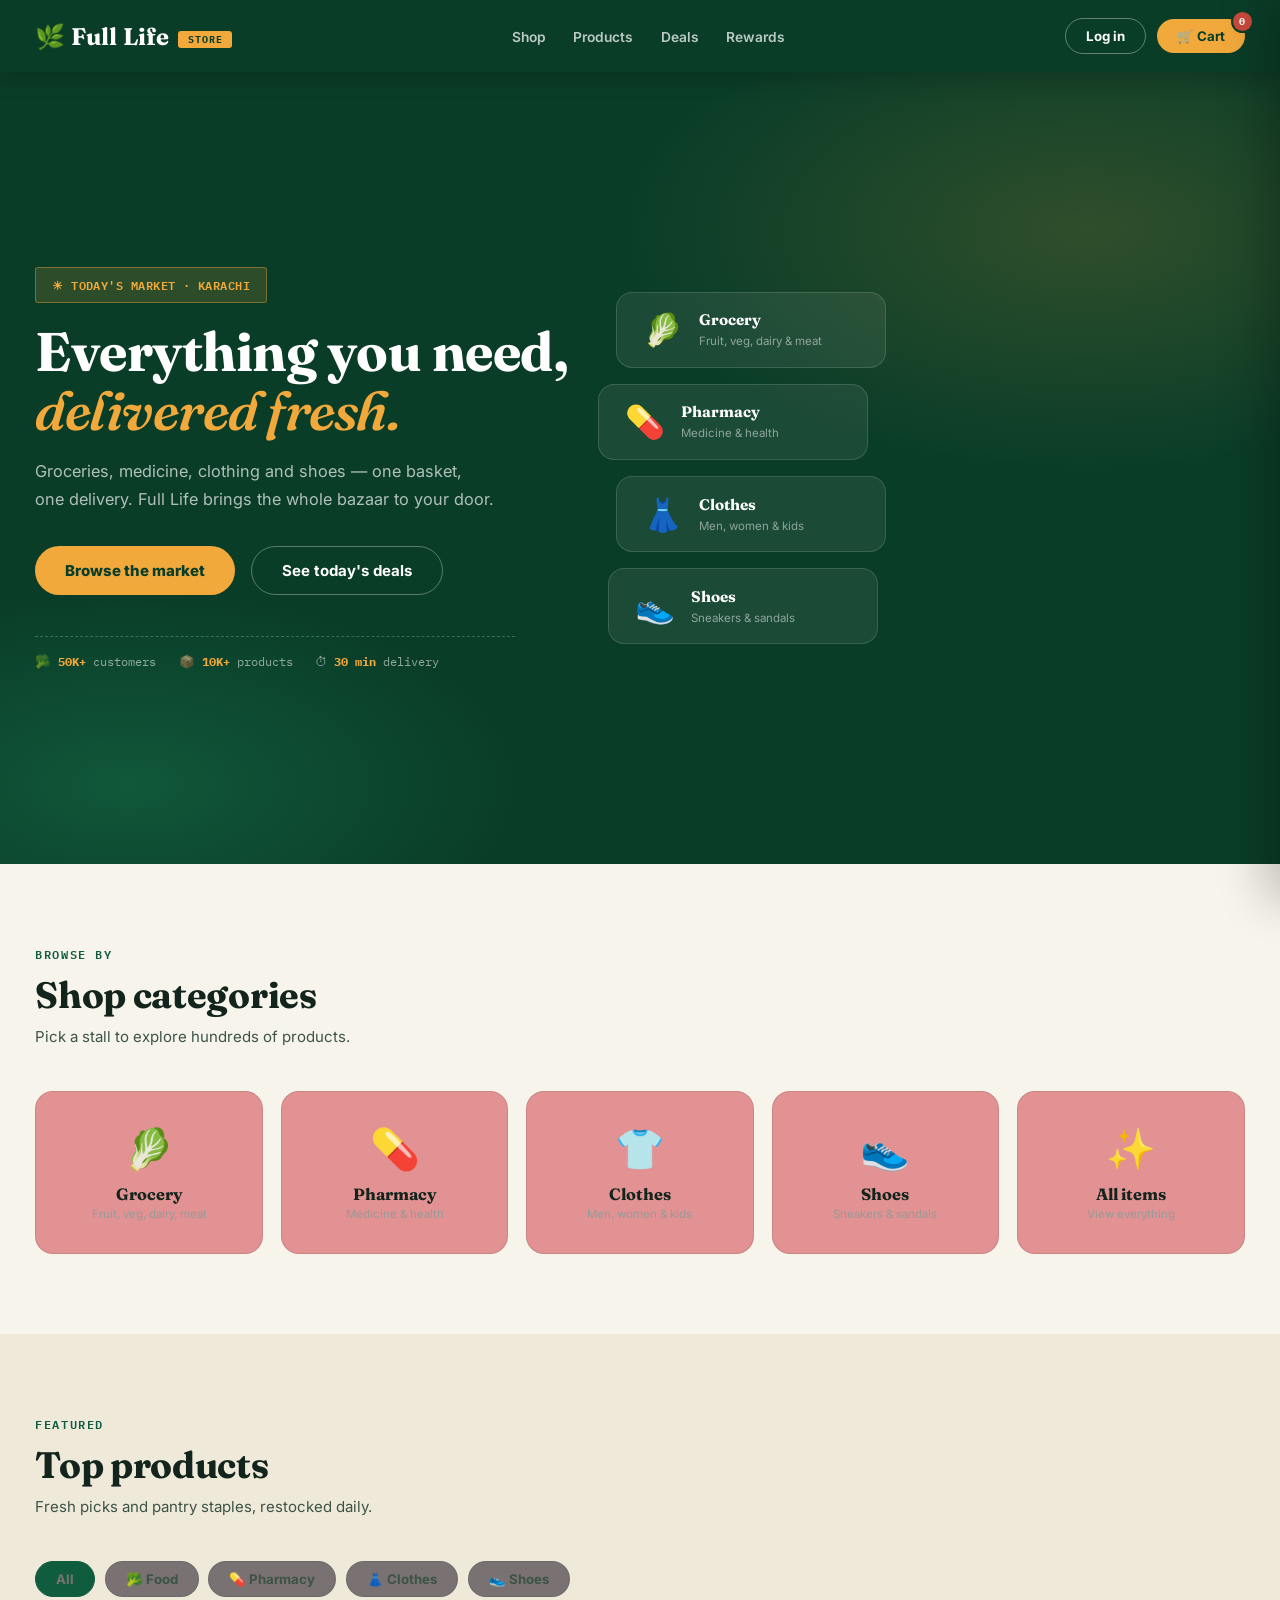
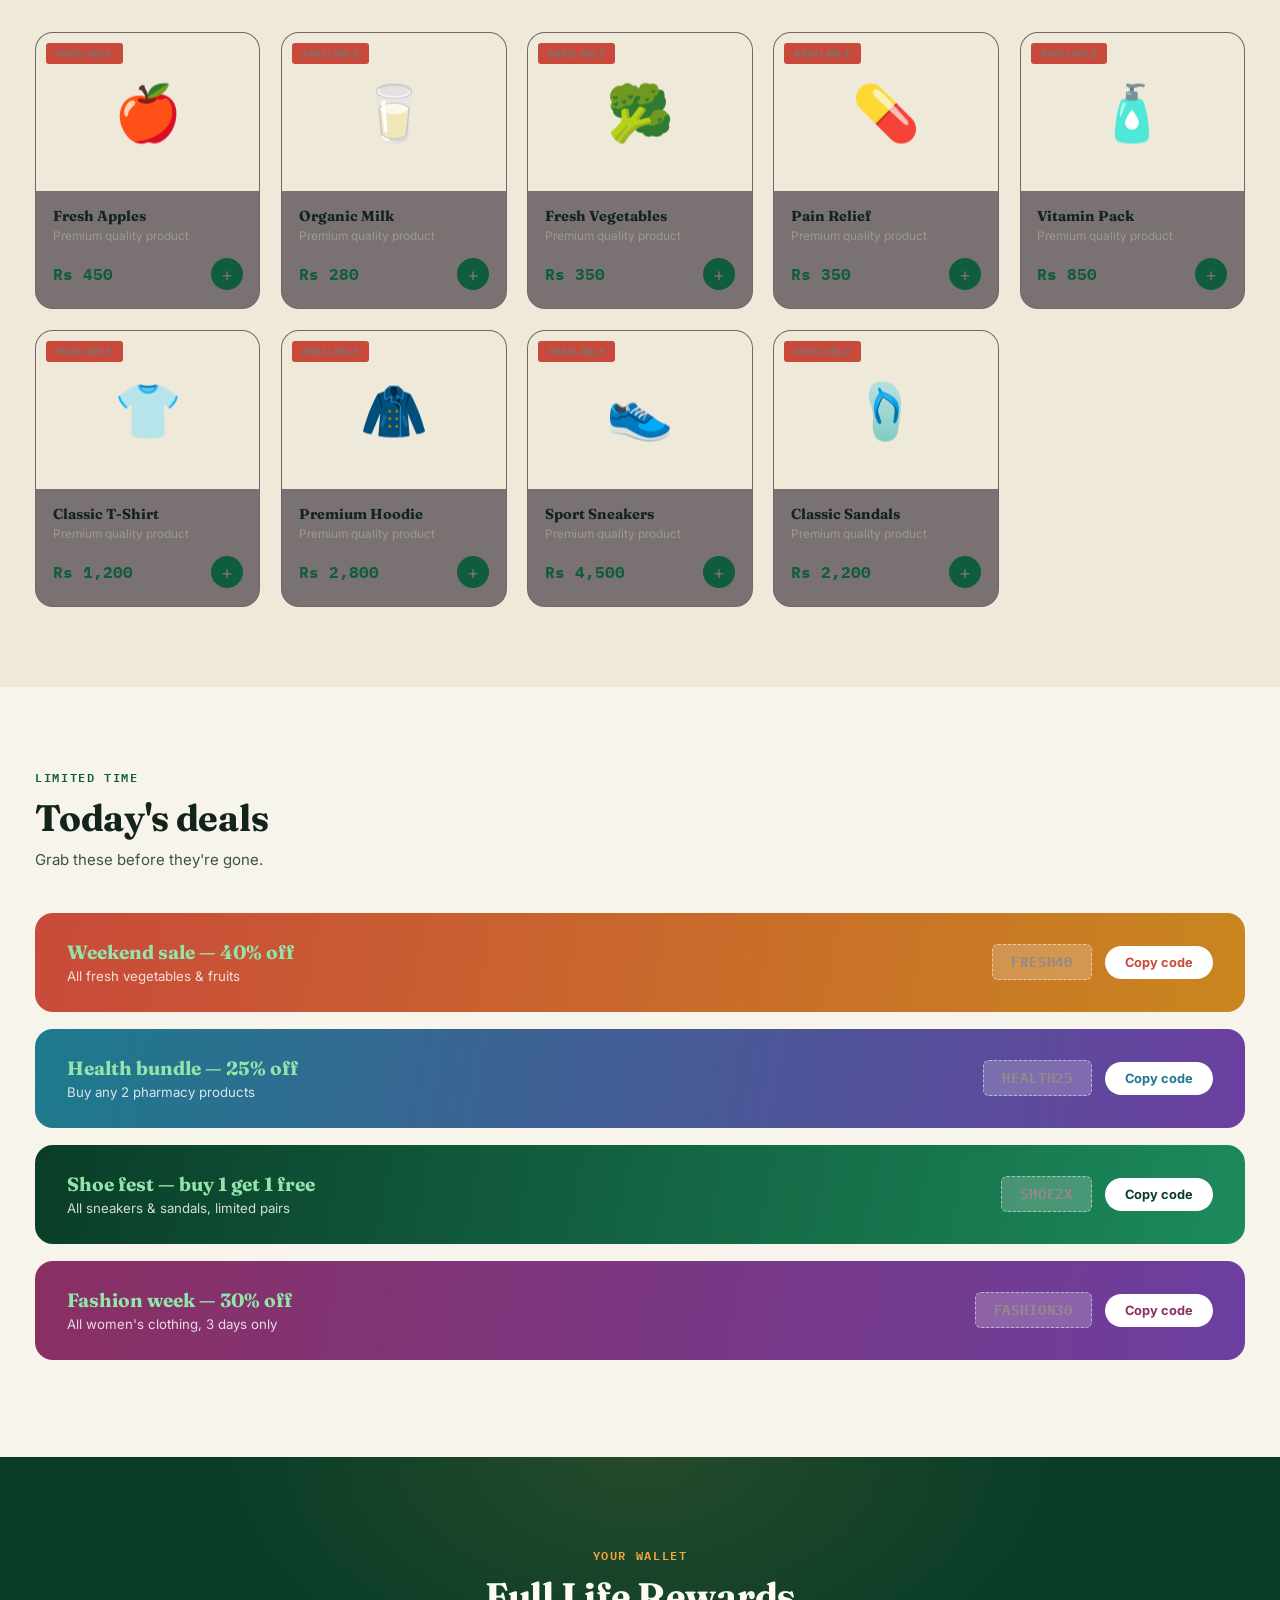
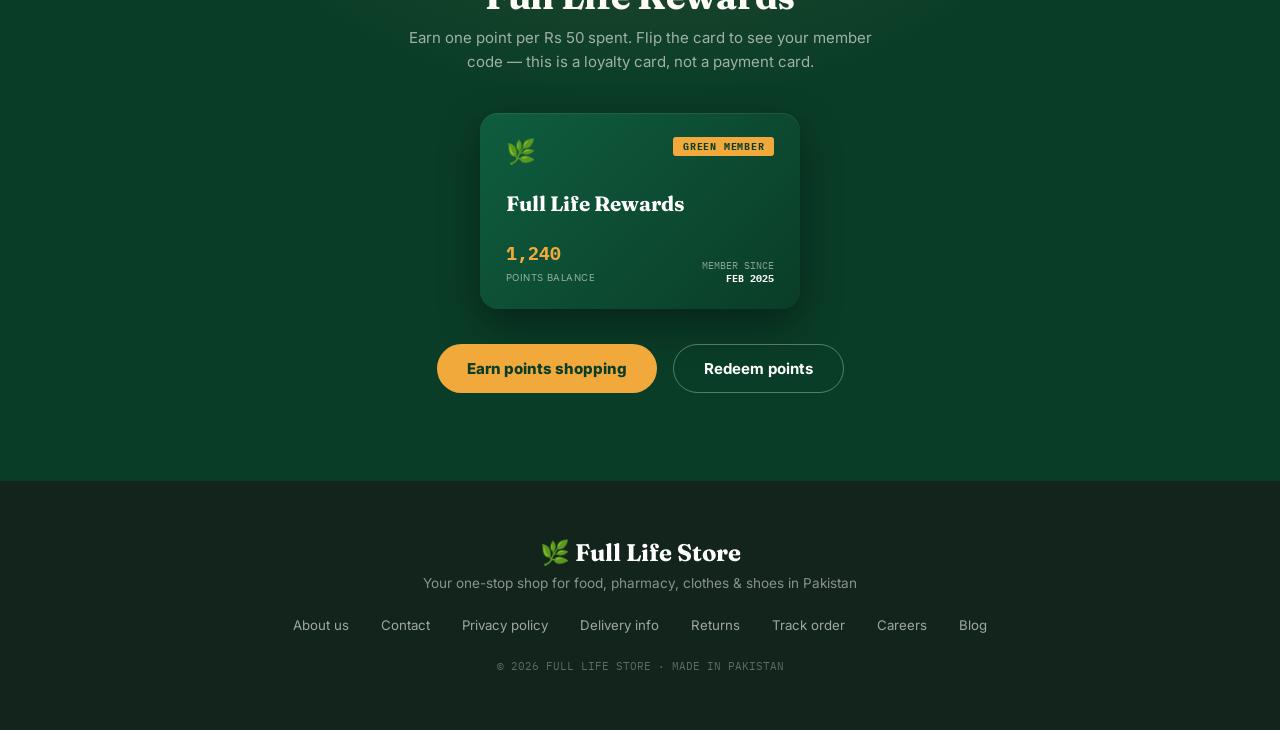
<file: index.html>
<!DOCTYPE html>
<html lang="en">
<head>
<meta charset="UTF-8">
<meta name="viewport" content="width=device-width, initial-scale=1.0">
<title>🌿Full Life Store — Grocery, Pharmacy, Fashion & Footwear</title>
<link rel="preconnect" href="https://fonts.googleapis.com">
<link rel="preconnect" href="https://fonts.gstatic.com" crossorigin>
<link href="https://fonts.googleapis.com/css2?family=Fraunces:ital,opsz,wght@0,9..144,500;0,9..144,600;0,9..144,700;0,9..144,900;1,9..144,600&family=Inter:wght@400;500;600;700;800&family=IBM+Plex+Mono:wght@400;500;600;700&display=swap" rel="stylesheet">
<link rel="stylesheet" href="style.css">
</head>
<body>

<!-- NAV -->
<nav>
  <div class="brand">🌿 Full Life <span class="tag">Store</span></div>
  <ul class="nav-links">
    <li><a href="#cats" onclick="gs('cats');return false">Shop</a></li>
    <li><a href="#prods" onclick="gs('prods');return false">Products</a></li>
    <li><a href="#offers" onclick="gs('offers');return false">Deals</a></li>
    <li><a href="#loyalty" onclick="gs('loyalty');return false">Rewards</a></li>
  </ul>
  <div class="nav-btns">
    <button class="nbtn nbtn-w" onclick="showModal('loginModal')">Log in</button>
    <button class="nbtn nbtn-o" onclick="openCart()">🛒 Cart <span class="cart-badge" id="cartCount">0</span></button>
  </div>
</nav>

<!-- HERO -->
<div class="hero">
  <div class="hero-left">
    <div class="hero-badge">☀ TODAY'S MARKET · KARACHI</div>
    <h1>Everything you need,<br><em>delivered fresh.</em></h1>
    <p>Groceries, medicine, clothing and shoes — one basket, one delivery. Full Life brings the whole bazaar to your door.</p>
    <div class="hero-btns">
      <button class="hbtn-p" onclick="gs('cats')">Browse the market</button>
      <button class="hbtn-s" onclick="gs('offers')">See today's deals</button>
    </div>
    <div class="hero-tape">
      <span>🥦 <strong>50K+</strong> customers</span>
      <span>📦 <strong>10K+</strong> products</span>
      <span>⏱ <strong>30 min</strong> delivery</span>
    </div>
  </div>
  <div class="hero-right">
    <div class="stall" onclick="filterCat('food')"><span class="stall-icon">🥬</span><div class="stall-txt"><strong>Grocery</strong><span>Fruit, veg, dairy & meat</span></div></div>
    <div class="stall" onclick="filterCat('pharma')"><span class="stall-icon">💊</span><div class="stall-txt"><strong>Pharmacy</strong><span>Medicine & health</span></div></div>
    <div class="stall" onclick="filterCat('clothes')"><span class="stall-icon">👗</span><div class="stall-txt"><strong>Clothes</strong><span>Men, women & kids</span></div></div>
    <div class="stall" onclick="filterCat('shoes')"><span class="stall-icon">👟</span><div class="stall-txt"><strong>Shoes</strong><span>Sneakers & sandals</span></div></div>
  </div>
</div>

<!-- CATEGORIES -->
<div class="section" id="cats">
  <div class="sec-tag">Browse by</div>
  <div class="sec-title">Shop categories</div>
  <div class="sec-sub">Pick a stall to explore hundreds of products.</div>
  <div class="cat-grid">
    <div class="cat-card food" onclick="filterCat('food')"><span class="cat-icon">🥬</span><h3>Grocery</h3><p>Fruit, veg, dairy, meat</p></div>
    <div class="cat-card pharma" onclick="filterCat('pharma')"><span class="cat-icon">💊</span><h3>Pharmacy</h3><p>Medicine & health</p></div>
    <div class="cat-card clothes" onclick="filterCat('clothes')"><span class="cat-icon">👕</span><h3>Clothes</h3><p>Men, women & kids</p></div>
    <div class="cat-card shoes" onclick="filterCat('shoes')"><span class="cat-icon">👟</span><h3>Shoes</h3><p>Sneakers & sandals</p></div>
    <div class="cat-card all" onclick="filterCat('all')"><span class="cat-icon">✨</span><h3>All items</h3><p>View everything</p></div>
  </div>
</div>

<!-- PRODUCTS -->
<div class="section section-deep" id="prods">
  <div class="sec-tag">Featured</div>
  <div class="sec-title">Top products</div>
  <div class="sec-sub">Fresh picks and pantry staples, restocked daily.</div>
  <div class="tab-row" id="tabRow">
    <button class="tab active" onclick="setTab(this,'all')">All</button>
    <button class="tab" onclick="setTab(this,'food')">🥦 Food</button>
    <button class="tab" onclick="setTab(this,'pharma')">💊 Pharmacy</button>
    <button class="tab" onclick="setTab(this,'clothes')">👗 Clothes</button>
    <button class="tab" onclick="setTab(this,'shoes')">👟 Shoes</button>
  </div>
  <div class="prod-grid" id="prodGrid"></div>
</div>

<!-- OFFERS -->
<div class="section" id="offers">
  <div class="sec-tag">Limited time</div>
  <div class="sec-title">Today's deals</div>
  <div class="sec-sub">Grab these before they're gone.</div>
  <div class="offer-card" style="background:linear-gradient(100deg,var(--chili),var(--marigold-deep))">
    <div><h3>Weekend sale — 40% off</h3><p>All fresh vegetables & fruits</p></div>
    <div style="display:flex;gap:.8rem;align-items:center;flex-wrap:wrap">
      <div class="offer-code-box">FRESH40</div>
      <button class="offer-copy-btn" style="color:var(--chili)" onclick="copyCode('FRESH40')">Copy code</button>
    </div>
  </div>
  <div class="offer-card" style="background:linear-gradient(100deg,var(--teal),var(--plum))">
    <div><h3>Health bundle — 25% off</h3><p>Buy any 2 pharmacy products</p></div>
    <div style="display:flex;gap:.8rem;align-items:center;flex-wrap:wrap">
      <div class="offer-code-box">HEALTH25</div>
      <button class="offer-copy-btn" style="color:var(--teal)" onclick="copyCode('HEALTH25')">Copy code</button>
    </div>
  </div>
  <div class="offer-card" style="background:linear-gradient(100deg,var(--jade-deep),var(--jade-bright))">
    <div><h3>Shoe fest — buy 1 get 1 free</h3><p>All sneakers & sandals, limited pairs</p></div>
    <div style="display:flex;gap:.8rem;align-items:center;flex-wrap:wrap">
      <div class="offer-code-box">SHOE2X</div>
      <button class="offer-copy-btn" style="color:var(--jade-deep)" onclick="copyCode('SHOE2X')">Copy code</button>
    </div>
  </div>
  <div class="offer-card" style="background:linear-gradient(100deg,#8a2f63,var(--plum))">
    <div><h3>Fashion week — 30% off</h3><p>All women's clothing, 3 days only</p></div>
    <div style="display:flex;gap:.8rem;align-items:center;flex-wrap:wrap">
      <div class="offer-code-box">FASHION30</div>
      <button class="offer-copy-btn" style="color:#8a2f63" onclick="copyCode('FASHION30')">Copy code</button>
    </div>
  </div>
</div>

<!-- LOYALTY (replaces fake bank card) -->
<div class="loyalty-wrap" id="loyalty">
  <div class="sec-tag" style="color:var(--marigold)">Your wallet</div>
  <div class="sec-title" style="color:#fff">Full Life Rewards</div>
  <p class="loyalty-sub">Earn one point per Rs 50 spent. Flip the card to see your member code — this is a loyalty card, not a payment card.</p>
  <div class="flip-card">
    <div class="fci">
      <div class="fcf">
        <div class="fc-top"><span class="fc-leaf">🌿</span><span class="fc-tier">GREEN MEMBER</span></div>
        <div class="fc-mid">Full Life Rewards</div>
        <div class="fc-bottom">
          <div class="fc-points"><strong id="pointsVal">1,240</strong><span>POINTS BALANCE</span></div>
          <div class="fc-since">MEMBER SINCE<br><strong style="color:#fff">FEB 2025</strong></div>
        </div>
      </div>
      <div class="fcb">
        <div class="fc-qr"></div>
        <div class="fc-code">FL-REWARDS-88213</div>
      </div>
    </div>
  </div>
  <div class="loyalty-btns">
    <button class="hbtn-p" onclick="gs('prods')">Earn points shopping</button>
    <button class="hbtn-s" onclick="showToast('🎁 Redeem catalog coming soon!')">Redeem points</button>
  </div>
</div>

<!-- FOOTER -->
<footer>
  <div class="footer-brand">🌿 Full Life Store</div>
  <div class="footer-sub">Your one-stop shop for food, pharmacy, clothes & shoes in Pakistan</div>
  <div class="footer-links">
    <a href="#">About us</a>
    <a href="#">Contact</a>
    <a href="#">Privacy policy</a>
    <a href="#">Delivery info</a>
    <a href="#">Returns</a>
    <a href="#">Track order</a>
    <a href="#">Careers</a>
    <a href="#">Blog</a>
  </div>
  <div class="footer-copy">© 2026 FULL LIFE STORE · MADE IN PAKISTAN</div>
</footer>

<!-- TOAST -->
<div class="toast" id="toast"></div>

<!-- CART DRAWER -->
<div class="cart-overlay" id="cartOverlay" onclick="closeCart()"></div>
<div class="cart-drawer" id="cartDrawer">
  <div class="cart-head">
    <h2>🧺 Your basket</h2>
    <button class="cart-close" onclick="closeCart()">✕</button>
  </div>
  <div class="cart-items" id="cartItems"></div>
  <div class="cart-foot">
    <div class="cart-total-row"><span>SUBTOTAL</span><span id="cartSubtotal">Rs 0</span></div>
    <button class="checkout-btn" id="checkoutBtn" onclick="openCheckout()" disabled>Checkout</button>
  </div>
</div>

<!-- LOGIN MODAL -->
<div class="modal-bg" id="loginModal">
  <div class="modal-box">
    <h2>Log in to Full Life</h2>
    <input class="m-input" placeholder="Email address" type="email">
    <input class="m-input" placeholder="Password" type="password">
    <div class="m-btns">
      <button class="mbtn-ok" onclick="hideModal('loginModal');showToast('👋 Welcome back to Full Life!')">Log in</button>
      <button class="mbtn-cancel" onclick="hideModal('loginModal')">Cancel</button>
    </div>
  </div>
</div>

<!-- CHECKOUT MODAL -->
<div class="modal-bg" id="checkoutModal">
  <div class="modal-box">
    <h2>Delivery details</h2>
    <input class="m-input" id="coName" placeholder="Full name">
    <div class="m-row">
      <input class="m-input" id="coPhone" placeholder="Phone number">
      <input class="m-input" id="coCity" placeholder="City">
    </div>
    <input class="m-input" id="coAddress" placeholder="Delivery address">
    <div class="m-btns">
      <button class="mbtn-ok" onclick="reviewOrder()">Review order</button>
      <button class="mbtn-cancel" onclick="hideModal('checkoutModal')">Cancel</button>
    </div>
  </div>
</div>

<!-- REVIEW MODAL -->
<div class="modal-bg" id="reviewModal">
  <div class="modal-box">
    <h2>Order summary</h2>
    <div class="receipt" id="reviewReceipt"></div>
    <div class="m-btns">
      <button class="mbtn-ok" id="placeOrderBtn" onclick="placeOrder()">Place order</button>
      <button class="mbtn-cancel" onclick="hideModal('reviewModal');showModal('checkoutModal')">Back</button>
    </div>
  </div>
</div>

<!-- CONFIRMATION MODAL -->
<div class="modal-bg" id="confirmModal">
  <div class="modal-box" style="text-align:center">
    <div class="success-anim">✅</div>
    <h2>Order placed!</h2>
    <div class="order-no" id="orderNoTxt"></div>
    <div class="receipt" id="confirmReceipt"></div>
    <button class="mbtn-ok" onclick="hideModal('confirmModal')">Done</button>
  </div>
</div>
<script src="main.js"></script>
</body>
</html>
</file>
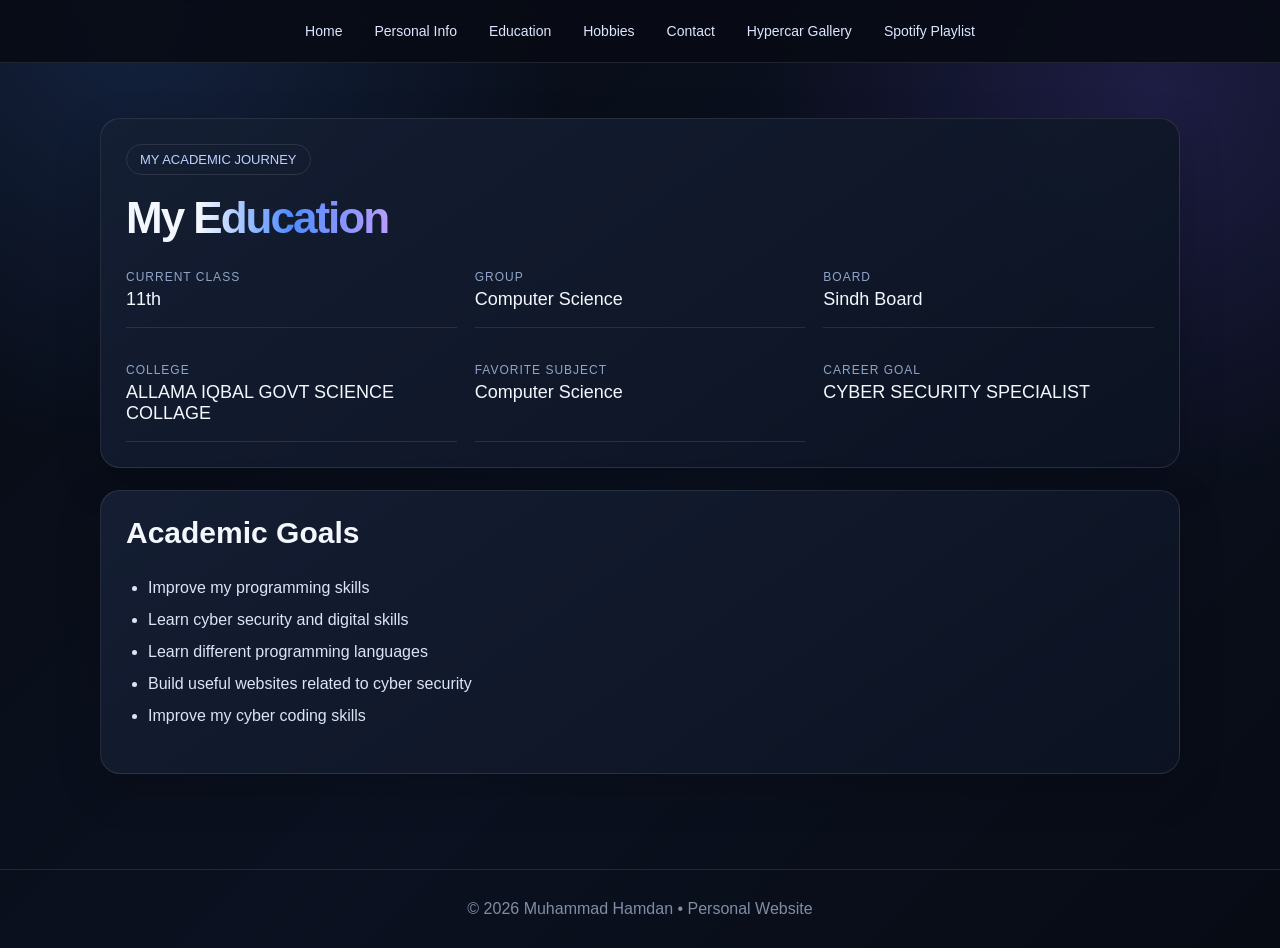
<file: hypercars folder/education.html>
<!DOCTYPE html>
<html lang="en">
<head>
<meta charset="UTF-8">
<meta name="viewport" content="width=device-width, initial-scale=1.0">
<title>Education | Muhammad Hamdan</title>
<link rel="stylesheet" href="style.css">
</head>
<body>

<nav>
  <a href="home.html">Home</a>
  <a href="personal.html">Personal Info</a>
  <a href="education.html">Education</a>
  <a href="hobbies.html">Hobbies</a>
  <a href="contact.html">Contact</a>
  <a href="image.html">Hypercar Gallery</a>
  <a href="songs.html">Spotify Playlist</a>
</nav>

<main class="container">

<div class="card">
  <span class="badge">MY ACADEMIC JOURNEY</span>
  <h1 style="font-size:44px">My <span class="gradient">Education</span></h1>
  <div class="info-grid">
    <div class="item"><span class="label">Current Class</span><span class="value">11th</span></div>
    <div class="item"><span class="label">Group</span><span class="value">Computer Science</span></div>
    <div class="item"><span class="label">Board</span><span class="value">Sindh Board</span></div>
    <div class="item"><span class="label">College</span><span class="value">ALLAMA IQBAL GOVT SCIENCE COLLAGE</span></div>
    <div class="item"><span class="label">Favorite Subject</span><span class="value">Computer Science</span></div>
    <div class="item"><span class="label">Career Goal</span><span class="value">CYBER SECURITY SPECIALIST</span></div>
  </div>
</div>
<section class="card" style="margin-top:22px">
  <h2 class="section-title">Academic Goals</h2>
  <ul>
    <li>Improve my programming skills</li>
    <li>Learn cyber security and digital skills</li>
    <li>Learn different programming languages</li>
    <li>Build useful websites related to cyber security</li>
    <li>Improve my cyber coding skills</li>
  </ul>
</section>

</main>
<footer>© 2026 Muhammad Hamdan • Personal Website</footer>
</body>
</html>
</file>
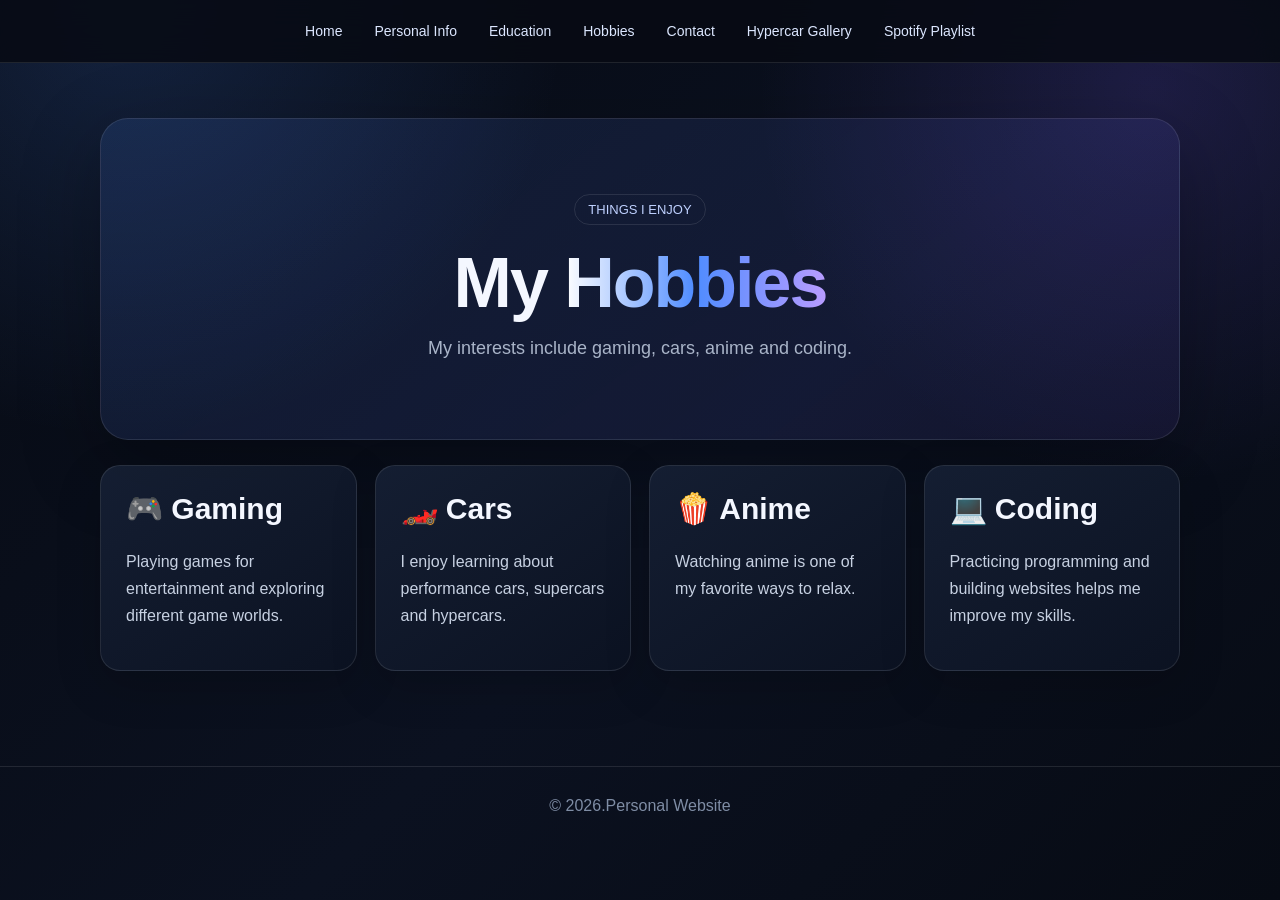
<file: hypercars folder/hobbies.html>
<!DOCTYPE html>
<html lang="en">
<head>
<meta charset="UTF-8">
<meta name="viewport" content="width=device-width, initial-scale=1.0">
<title>Hobbies</title>
<link rel="stylesheet" href="style.css">
</head>
<body>

<nav>
  <a href="home.html">Home</a>
  <a href="personal.html">Personal Info</a>
  <a href="education.html">Education</a>
  <a href="hobbies.html">Hobbies</a>
  <a href="contact.html">Contact</a>
  <a href="image.html">Hypercar Gallery</a>
  <a href="songs.html">Spotify Playlist</a>
</nav>

<main class="container">

<section class="hero">
  <span class="badge">THINGS I ENJOY</span>
  <h1>My <span class="gradient">Hobbies</span></h1>
  <p class="lead">My interests include gaming, cars, anime and coding.</p>
</section>
<section class="grid" style="margin-top:25px">
  <div class="card"><h2>🎮 Gaming</h2><p>Playing games for entertainment and exploring different game worlds.</p></div>
  <div class="card"><h2>🏎️ Cars</h2><p>I enjoy learning about performance cars, supercars and hypercars.</p></div>
  <div class="card"><h2>🍿 Anime</h2><p>Watching anime is one of my favorite ways to relax.</p></div>
  <div class="card"><h2>💻 Coding</h2><p>Practicing programming and building websites helps me improve my skills.</p></div>
</section>

</main>
<footer>© 2026.Personal Website</footer>
</body>
</html>
</file>
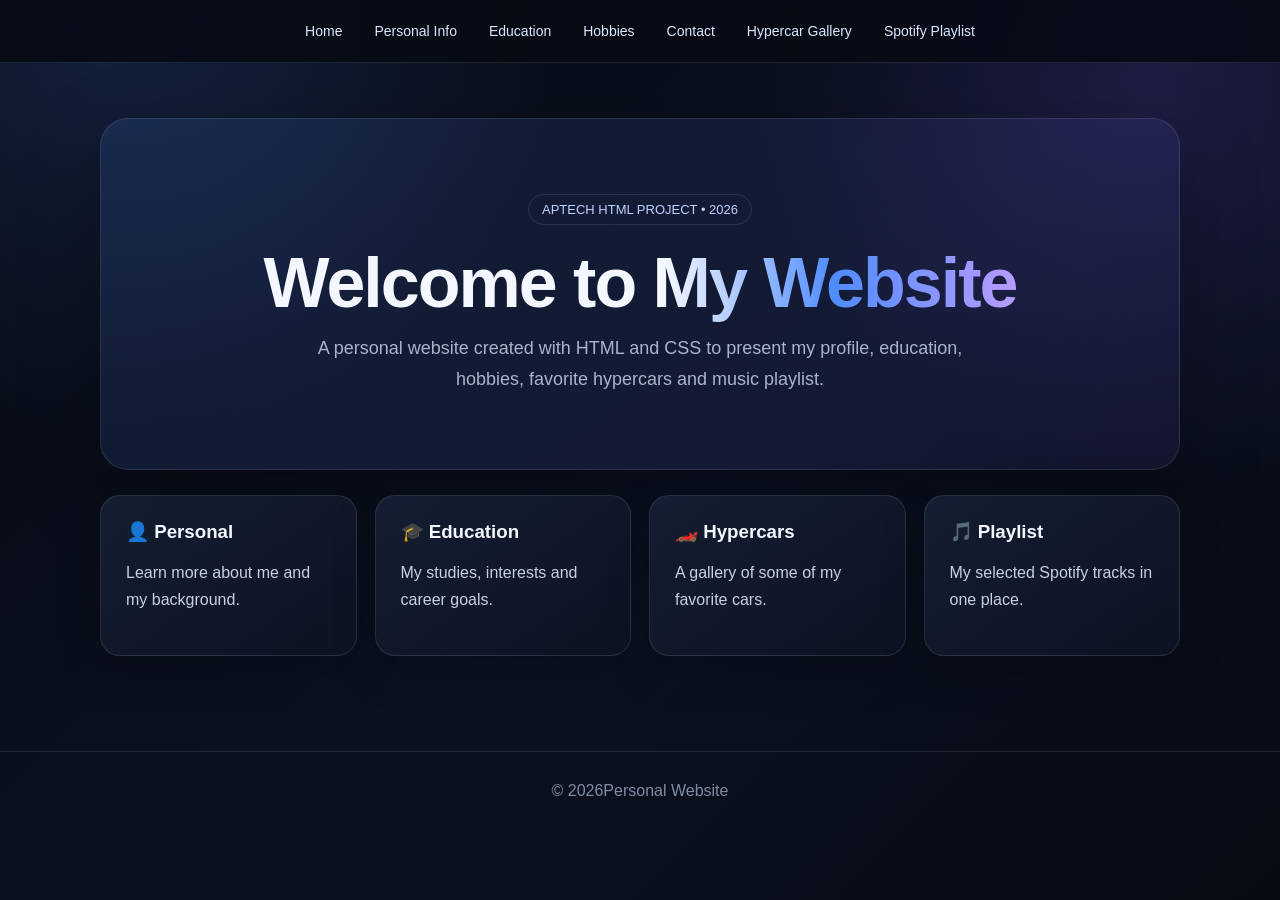
<file: hypercars folder/home.html>
<!DOCTYPE html>
<html lang="en">
<head>
<meta charset="UTF-8">
<meta name="viewport" content="width=device-width, initial-scale=1.0">
<title>Home</title>
<link rel="stylesheet" href="style.css">
</head>
<body>

<nav>
  <a href="home.html">Home</a>
  <a href="personal.html">Personal Info</a>
  <a href="education.html">Education</a>
  <a href="hobbies.html">Hobbies</a>
  <a href="contact.html">Contact</a>
  <a href="image.html">Hypercar Gallery</a>
  <a href="songs.html">Spotify Playlist</a>
</nav>

<main class="container">

<section class="hero">
  <span class="badge">APTECH HTML PROJECT • 2026</span>
  <h1>Welcome to <span class="gradient">My Website</span></h1>
  <p class="lead">A personal website created with HTML and CSS to present my profile, education, hobbies, favorite hypercars and music playlist.</p>
</section>
<section style="margin-top:25px" class="grid">
  <div class="card"><h3>👤 Personal</h3><p>Learn more about me and my background.</p></div>
  <div class="card"><h3>🎓 Education</h3><p>My studies, interests and career goals.</p></div>
  <div class="card"><h3>🏎️ Hypercars</h3><p>A gallery of some of my favorite cars.</p></div>
  <div class="card"><h3>🎵 Playlist</h3><p>My selected Spotify tracks in one place.</p></div>
</section>

</main>
<footer>© 2026Personal Website</footer>
</body>
</html>
</file>
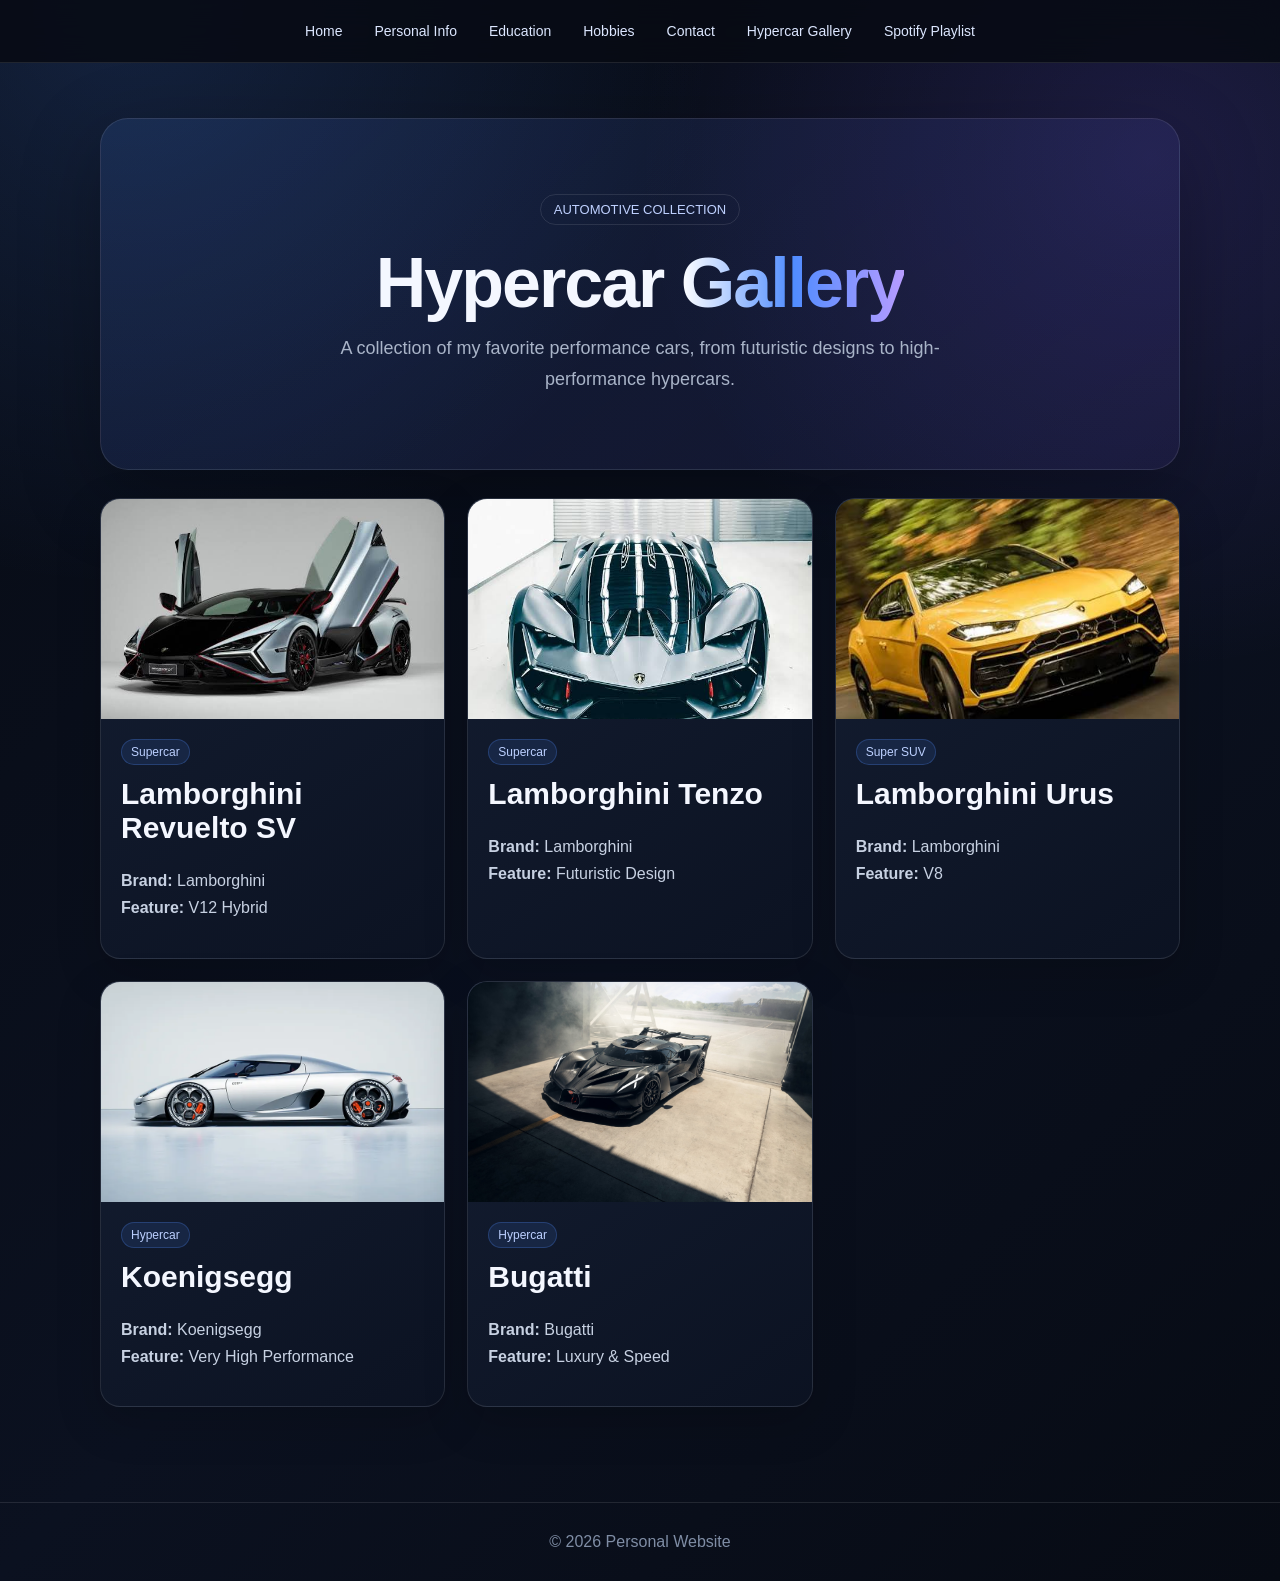
<file: hypercars folder/image.html>
<!DOCTYPE html>
<html lang="en">
<head>
<meta charset="UTF-8">
<meta name="viewport" content="width=device-width, initial-scale=1.0">
<title>Hypercar Gallery</title>
<link rel="stylesheet" href="style.css">
</head>
<body>

<nav>
  <a href="home.html">Home</a>
  <a href="personal.html">Personal Info</a>
  <a href="education.html">Education</a>
  <a href="hobbies.html">Hobbies</a>
  <a href="contact.html">Contact</a>
  <a href="image.html">Hypercar Gallery</a>
  <a href="songs.html">Spotify Playlist</a>
</nav>

<main class="container">

<section class="hero">
  <span class="badge">AUTOMOTIVE COLLECTION</span>
  <h1>Hypercar <span class="gradient">Gallery</span></h1>
  <p class="lead">A collection of my favorite performance cars, from futuristic designs to high-performance hypercars.</p>
</section>
<section style="margin-top:28px">
  <div class="car-grid"><article class="card car">
  <img src="Lamborghini Revuelto SV.jpg" alt="Lamborghini Revuelto SV">
  <div class="car-body">
    <span class="tag">Supercar</span>
    <h2 style="margin-top:12px">Lamborghini Revuelto SV</h2>
    <p><b>Brand:</b> Lamborghini<br><b>Feature:</b> V12 Hybrid</p>
  </div>
</article>
<article class="card car">
  <img src="lambo.jpg" alt="Lamborghini Tenzo">
  <div class="car-body">
    <span class="tag">Supercar</span>
    <h2 style="margin-top:12px">Lamborghini Tenzo</h2>
    <p><b>Brand:</b> Lamborghini<br><b>Feature:</b> Futuristic Design</p>
  </div>
</article>
<article class="card car">
  <img src="urus.jpg" alt="Lamborghini Urus">
  <div class="car-body">
    <span class="tag">Super SUV</span>
    <h2 style="margin-top:12px">Lamborghini Urus</h2>
    <p><b>Brand:</b> Lamborghini<br><b>Feature:</b> V8</p>
  </div>
</article>
<article class="card car">
  <img src="koenigsegg hypercar.jpg" alt="Koenigsegg">
  <div class="car-body">
    <span class="tag">Hypercar</span>
    <h2 style="margin-top:12px">Koenigsegg</h2>
    <p><b>Brand:</b> Koenigsegg<br><b>Feature:</b> Very High Performance</p>
  </div>
</article>
<article class="card car">
  <img src="01-BUGATTI-Bolide-High-Speed-Testing.jpg" alt="Bugatti">
  <div class="car-body">
    <span class="tag">Hypercar</span>
    <h2 style="margin-top:12px">Bugatti</h2>
    <p><b>Brand:</b> Bugatti<br><b>Feature:</b> Luxury & Speed</p>
  </div>
</article></div>
</section>

</main>
<footer>© 2026 Personal Website</footer>
</body>
</html>
</file>
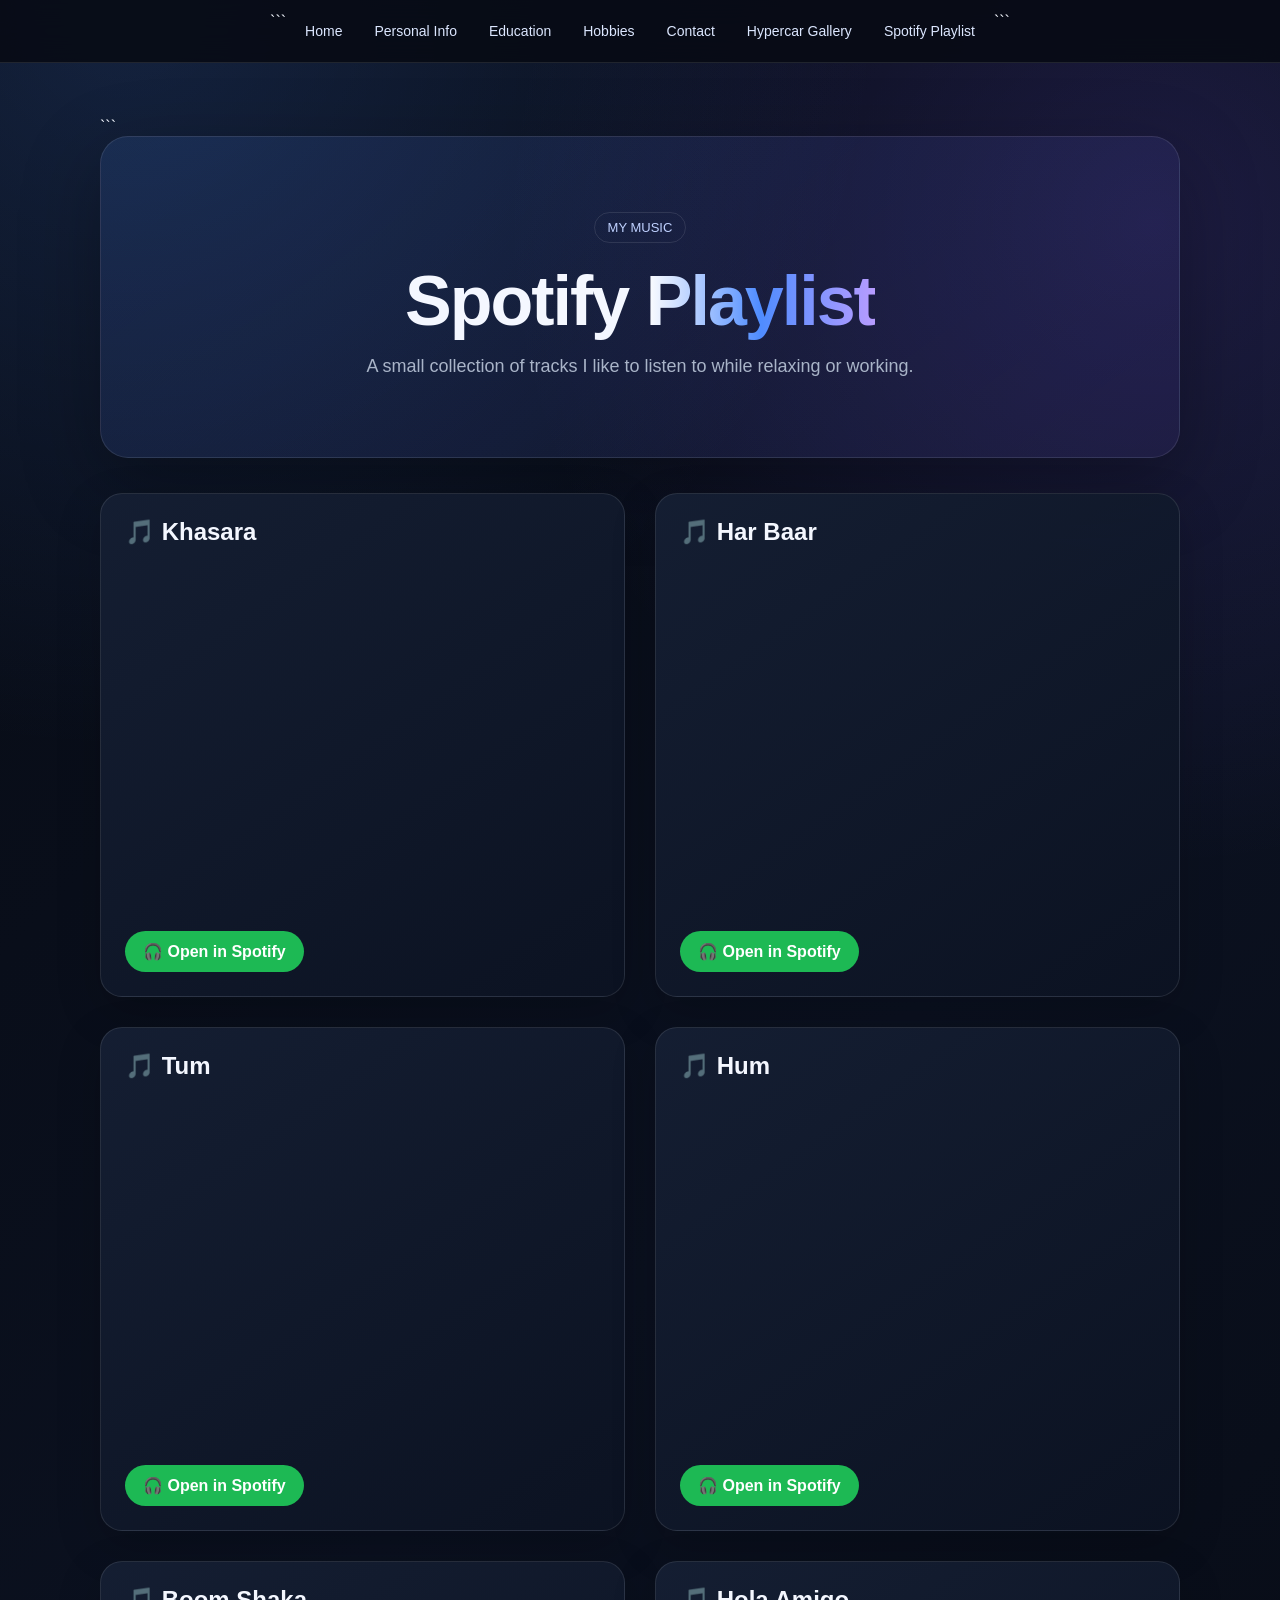
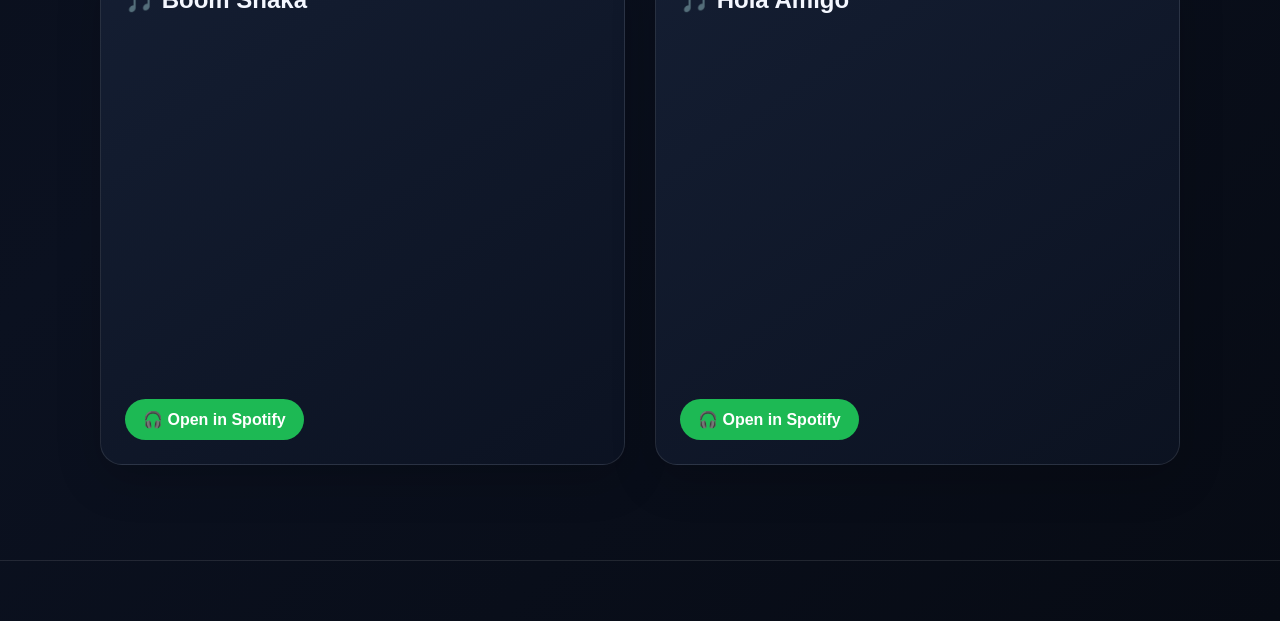
<file: hypercars folder/songs.html>
<!DOCTYPE html>

<html lang="en">

<head>

<meta charset="UTF-8">
<meta name="viewport" content="width=device-width, initial-scale=1.0">

<title>Spotify Playlist</title>

<link rel="stylesheet" href="style.css">

<style>

/* ================================
   SPOTIFY PLAYLIST
================================ */

.music-grid {
    display: grid;
    grid-template-columns: repeat(2, minmax(0, 1fr));
    gap: 30px;
    margin-top: 35px;
}

/* ================================
   MUSIC CARD
================================ */

.music-card {
    width: 100%;
    padding: 24px;
    box-sizing: border-box;
    overflow: hidden;
    border-radius: 22px;
    transition: transform 0.3s ease, box-shadow 0.3s ease;
}

.music-card:hover {
    transform: translateY(-6px);
}

.music-card h3 {
    font-size: 24px;
    margin: 0 0 18px 0;
}

/* ================================
   SPOTIFY PLAYER
================================ */

.spotify-player {
    width: 100%;
    height: 352px;
    border: 0;
    border-radius: 16px;
    display: block;
    background: transparent;
}

/* ================================
   SPOTIFY BUTTON
================================ */

.spotify-btn {
    display: inline-block;
    margin-top: 15px;
    padding: 11px 18px;

    border-radius: 30px;

    text-decoration: none;
    font-weight: 600;

    background: #1DB954;
    color: white;

    transition: 0.25s ease;
}

.spotify-btn:hover {
    transform: scale(1.04);
    background: #1ed760;
}

/* ================================
   HERO
================================ */

.hero {
    text-align: center;
}

/* ================================
   TABLET
================================ */

@media (max-width: 1000px) {

    .music-grid {
        grid-template-columns: 1fr;
        gap: 25px;
    }

}

/* ================================
   MOBILE
================================ */

@media (max-width: 600px) {

    .music-grid {
        grid-template-columns: 1fr;
        gap: 20px;
        margin-top: 25px;
    }

    .music-card {
        padding: 18px;
        border-radius: 18px;
    }

    .music-card h3 {
        font-size: 21px;
    }

    .spotify-player {
        height: 352px;
        border-radius: 14px;
    }

    .spotify-btn {
        width: 100%;
        box-sizing: border-box;
        text-align: center;
    }

}

</style>

</head>

<body>

<!-- ================================
     NAVIGATION
================================ -->

<nav>

```
<a href="home.html">Home</a>

<a href="personal.html">Personal Info</a>

<a href="education.html">Education</a>

<a href="hobbies.html">Hobbies</a>

<a href="contact.html">Contact</a>

<a href="image.html">Hypercar Gallery</a>

<a href="songs.html">Spotify Playlist</a>
```

</nav>

<!-- ================================
     MAIN
================================ -->

<main class="container">

```
<!-- HERO -->

<section class="hero">

    <span class="badge">MY MUSIC</span>

    <h1>
        Spotify <span class="gradient">Playlist</span>
    </h1>

    <p class="lead">
        A small collection of tracks I like to listen to while relaxing or working.
    </p>

</section>



<!-- ================================
     SONG GRID
================================= -->

<section class="grid music-grid">


    <!-- =========================
         KHASARA
    ========================== -->

    <div class="card music-card">

        <h3>🎵 Khasara</h3>

        <iframe
            class="spotify-player"
            src="https://open.spotify.com/embed/track/1TWkdQ2k7ysSYwla66Ys6I?utm_source=generator"
            title="Khasara - Spotify"
            allow="autoplay; clipboard-write; encrypted-media; fullscreen; picture-in-picture"
            loading="lazy"
            allowfullscreen>
        </iframe>

        <a
            class="spotify-btn"
            href="https://open.spotify.com/track/1TWkdQ2k7ysSYwla66Ys6I"
            target="_blank"
            rel="noopener noreferrer">
            🎧 Open in Spotify
        </a>

    </div>



    <!-- =========================
         HAR BAAR
    ========================== -->

    <div class="card music-card">

        <h3>🎵 Har Baar</h3>

        <iframe
            class="spotify-player"
            src="https://open.spotify.com/embed/track/3VJpl4jrFSqY3Y6mAzqfux?utm_source=generator"
            title="Har Baar - Spotify"
            allow="autoplay; clipboard-write; encrypted-media; fullscreen; picture-in-picture"
            loading="lazy"
            allowfullscreen>
        </iframe>

        <a
            class="spotify-btn"
            href="https://open.spotify.com/track/3VJpl4jrFSqY3Y6mAzqfux"
            target="_blank"
            rel="noopener noreferrer">
            🎧 Open in Spotify
        </a>

    </div>



    <!-- =========================
         TUM
    ========================== -->

    <div class="card music-card">

        <h3>🎵 Tum</h3>

        <iframe
            class="spotify-player"
            src="https://open.spotify.com/embed/track/6mHTwIXqZtuQUF1fEkrhFB?utm_source=generator"
            title="Tum - Spotify"
            allow="autoplay; clipboard-write; encrypted-media; fullscreen; picture-in-picture"
            loading="lazy"
            allowfullscreen>
        </iframe>

        <a
            class="spotify-btn"
            href="https://open.spotify.com/track/6mHTwIXqZtuQUF1fEkrhFB"
            target="_blank"
            rel="noopener noreferrer">
            🎧 Open in Spotify
        </a>

    </div>



    <!-- =========================
         HUM
    ========================== -->

    <div class="card music-card">

        <h3>🎵 Hum</h3>

        <iframe
            class="spotify-player"
            src="https://open.spotify.com/embed/track/7oNZfE9wnu7SP55LwNSiKG?utm_source=generator"
            title="Hum - Spotify"
            allow="autoplay; clipboard-write; encrypted-media; fullscreen; picture-in-picture"
            loading="lazy"
            allowfullscreen>
        </iframe>

        <a
            class="spotify-btn"
            href="https://open.spotify.com/track/7oNZfE9wnu7SP55LwNSiKG"
            target="_blank"
            rel="noopener noreferrer">
            🎧 Open in Spotify
        </a>

    </div>



    <!-- =========================
         BOOM SHAKA
    ========================== -->

    <div class="card music-card">

        <h3>🎵 Boom Shaka</h3>

        <iframe
            class="spotify-player"
            src="https://open.spotify.com/embed/track/1g6nQTE5x7eLJX7tXCTiSz?utm_source=generator"
            title="Boom Shaka - Spotify"
            allow="autoplay; clipboard-write; encrypted-media; fullscreen; picture-in-picture"
            loading="lazy"
            allowfullscreen>
        </iframe>

        <a
            class="spotify-btn"
            href="https://open.spotify.com/track/1g6nQTE5x7eLJX7tXCTiSz"
            target="_blank"
            rel="noopener noreferrer">
            🎧 Open in Spotify
        </a>

    </div>



    <!-- =========================
         HOLA AMIGO
    ========================== -->

    <div class="card music-card">

        <h3>🎵 Hola Amigo</h3>

        <iframe
            class="spotify-player"
            src="https://open.spotify.com/embed/track/5W17yyFN1l8JL5MNUCvrYS?utm_source=generator"
            title="Hola Amigo - Spotify"
            allow="autoplay; clipboard-write; encrypted-media; fullscreen; picture-in-picture"
            loading="lazy"
            allowfullscreen>
        </iframe>

        <a
            class="spotify-btn"
            href="https://open.spotify.com/track/5W17yyFN1l8JL5MNUCvrYS"
            target="_blank"
            rel="noopener noreferrer">
            🎧 Open in Spotify
        </a>

    </div>


</section>
</main>
<footer>
</footer>
</body>
</html>
</file>
<file: style.css>
/* ============ TOKENS ============ */
:root{
  --ink:#12241c;
  --ink-soft:#3d5347;
  --paper:#f7f4ec;
  --paper-deep:#efe9da;
  --jade:#0f5d3e;
  --jade-deep:#0a3d28;
  --jade-bright:#1c8a5c;
  --marigold:#f2a93b;
  --marigold-deep:#c9861f;
  --plum:#6b3fa0;
  --teal:#1d7a8c;
  --chili:#c94a3a;
  --line:rgba(18,36,28,.12);
  --shadow:0 18px 44px rgba(15,30,22,.14);
  --radius:18px;
  --serif:'Fraunces',Georgia,serif;
  --sans:'Inter',-apple-system,BlinkMacSystemFont,sans-serif;
  --mono:'IBM Plex Mono',Menlo,Consolas,monospace;
}
*{margin:0;padding:0;box-sizing:border-box}
html{scroll-behavior:smooth}
body{background:var(--paper);color:var(--ink);font-family:var(--sans);overflow-x:hidden}
a{text-decoration:none;color:inherit}
button{font-family:inherit}
::selection{background:var(--marigold);color:var(--ink)}
@media (prefers-reduced-motion:reduce){*{animation-duration:.001ms !important;animation-iteration-count:1 !important;transition-duration:.001ms !important;scroll-behavior:auto !important}}

/* ============ NAV ============ */
nav{background:var(--jade-deep);height:72px;display:flex;align-items:center;justify-content:space-between;padding:0 2.2rem;position:sticky;top:0;z-index:100;box-shadow:0 4px 24px rgba(0,0,0,.22)}
.brand{display:flex;align-items:baseline;gap:9px;color:#fff;font-family:var(--serif);font-size:1.5rem;font-weight:700;letter-spacing:.2px}
.brand .leaf{font-size:1.3rem}
.brand .tag{font-family:var(--mono);background:var(--marigold);color:var(--jade-deep);padding:2px 10px;border-radius:3px;font-size:.62rem;font-weight:700;letter-spacing:.08em;text-transform:uppercase;vertical-align:middle;position:relative;top:-2px}
.nav-links{display:flex;gap:1.7rem;list-style:none}
.nav-links a{color:rgba(255,255,255,.72);font-size:.86rem;font-weight:600;transition:color .15s;position:relative;padding-bottom:3px}
.nav-links a::after{content:'';position:absolute;left:0;right:100%;bottom:0;height:1.5px;background:var(--marigold);transition:right .25s ease}
.nav-links a:hover{color:#fff}
.nav-links a:hover::after{right:0}
.nav-btns{display:flex;gap:.7rem;align-items:center}
.nbtn{padding:9px 20px;border-radius:24px;border:none;font-weight:700;cursor:pointer;font-size:.83rem;transition:transform .18s,box-shadow .18s;font-family:var(--sans)}
.nbtn:hover{transform:translateY(-2px);box-shadow:0 6px 16px rgba(0,0,0,.2)}
.nbtn-w{background:transparent;color:#fff;border:1.5px solid rgba(255,255,255,.35)}
.nbtn-w:hover{border-color:#fff}
.nbtn-o{background:var(--marigold);color:var(--jade-deep);position:relative;display:flex;align-items:center;gap:6px}
.cart-badge{position:absolute;top:-7px;right:-7px;background:var(--chili);color:#fff;border-radius:50%;width:19px;height:19px;font-size:.62rem;display:flex;align-items:center;justify-content:center;font-weight:800;font-family:var(--mono);box-shadow:0 0 0 2px var(--jade-deep)}

/* ============ HERO ============ */
.hero{background:var(--jade-deep);min-height:88vh;display:flex;align-items:center;padding:3rem 2.2rem;position:relative;overflow:hidden;gap:3rem}
.hero::before{content:'';position:absolute;inset:0;background:
  radial-gradient(ellipse 60% 50% at 85% 20%,rgba(242,169,59,.16),transparent 60%),
  radial-gradient(ellipse 50% 40% at 10% 90%,rgba(28,138,92,.35),transparent 60%);
  pointer-events:none}
.hero-left{max-width:560px;z-index:1;animation:riseIn .8s cubic-bezier(.2,.8,.2,1) both}
@keyframes riseIn{from{opacity:0;transform:translateY(26px)}to{opacity:1;transform:translateY(0)}}
.hero-badge{font-family:var(--mono);background:rgba(242,169,59,.15);color:var(--marigold);padding:7px 16px;border-radius:3px;font-size:.72rem;font-weight:600;display:inline-block;margin-bottom:1.3rem;border:1px solid rgba(242,169,59,.4);letter-spacing:.04em}
.hero h1{font-family:var(--serif);font-size:3.4rem;color:#fff;font-weight:700;line-height:1.08;margin-bottom:1.1rem;letter-spacing:-.5px}
.hero h1 em{font-style:italic;color:var(--marigold);font-weight:600}
.hero p{color:rgba(255,255,255,.68);font-size:1.02rem;line-height:1.7;margin-bottom:2rem;max-width:460px}
.hero-btns{display:flex;gap:1rem;flex-wrap:wrap;margin-bottom:2.6rem}
.hbtn-p{background:var(--marigold);color:var(--jade-deep);border:none;padding:14px 30px;border-radius:30px;font-size:.94rem;font-weight:800;cursor:pointer;transition:transform .22s,box-shadow .22s}
.hbtn-p:hover{transform:translateY(-3px);box-shadow:0 14px 30px rgba(242,169,59,.3)}
.hbtn-s{background:transparent;color:#fff;border:1.5px solid rgba(255,255,255,.32);padding:14px 30px;border-radius:30px;font-size:.94rem;font-weight:700;cursor:pointer;transition:all .22s}
.hbtn-s:hover{background:rgba(255,255,255,.08);border-color:#fff;transform:translateY(-3px)}
.hero-tape{display:flex;align-items:center;gap:0;font-family:var(--mono);font-size:.78rem;color:rgba(255,255,255,.55);border-top:1px dashed rgba(255,255,255,.22);padding-top:1rem;max-width:480px}
.hero-tape span{padding-right:1.4rem}
.hero-tape strong{color:var(--marigold)}

.hero-right{display:flex;flex-direction:column;gap:1rem;z-index:1;animation:riseIn .8s cubic-bezier(.2,.8,.2,1) .12s both}
.stall{background:rgba(255,255,255,.07);border:1px solid rgba(255,255,255,.14);border-radius:16px;padding:1.1rem 1.6rem;display:flex;align-items:center;gap:1rem;cursor:pointer;transition:transform .25s,background .25s;min-width:270px}
.stall:hover{transform:translateX(-8px);background:rgba(255,255,255,.13)}
.stall:nth-child(2){transform:translateX(-18px)}
.stall:nth-child(2):hover{transform:translateX(-26px)}
.stall:nth-child(4){transform:translateX(-8px)}
.stall:nth-child(4):hover{transform:translateX(-16px)}
.stall-icon{font-size:2rem;flex-shrink:0}
.stall-txt strong{display:block;color:#fff;font-size:.95rem;font-weight:700;font-family:var(--serif)}
.stall-txt span{color:rgba(255,255,255,.5);font-size:.72rem}

/* ============ SECTIONS ============ */
.section{padding:5rem 2.2rem}
.section-deep{background:var(--paper-deep)}
.sec-tag{font-family:var(--mono);color:var(--jade);font-weight:600;font-size:.72rem;letter-spacing:.14em;text-transform:uppercase;margin-bottom:.5rem}
.sec-title{font-family:var(--serif);font-size:2.3rem;font-weight:700;color:var(--ink);margin-bottom:.5rem;letter-spacing:-.3px}
.sec-sub{color:var(--ink-soft);font-size:.94rem;margin-bottom:2.6rem;line-height:1.6;max-width:560px}

/* categories */
.cat-grid{display:grid;grid-template-columns:repeat(auto-fit,minmax(150px,1fr));gap:1.1rem}
.cat-card{background:#e29292;border-radius:18px;padding:2rem 1rem;text-align:center;cursor:pointer;border:1.5px solid var(--line);transition:all .28s cubic-bezier(.2,.8,.2,1);position:relative;overflow:hidden}
.cat-card:hover{transform:translateY(-8px);box-shadow:var(--shadow);border-color:transparent}
.cat-card.food:hover{background:linear-gradient(165deg,#6e6262,#afcab7)}
.cat-card.pharma:hover{background:linear-gradient(165deg,#6e6262,#afcab7)}
.cat-card.clothes:hover{background:linear-gradient(165deg,#6e6262,#afcab7)}
.cat-card.shoes:hover{background:linear-gradient(165deg,#6e6262,#afcab7)}
.cat-card.all:hover{background:linear-gradient(165deg,#6e6262,#afcab7)}
.cat-icon{font-size:2.5rem;display:block;margin-bottom:.7rem;transition:transform .3s cubic-bezier(.34,1.56,.64,1)}
.cat-card:hover .cat-icon{transform:scale(1.2) rotate(-5deg)}
.cat-card h3{font-family:var(--serif);font-size:1.02rem;font-weight:700;color:var(--ink);margin-bottom:.2rem}
.cat-card p{font-size:.72rem;color:#999}

/* products */
.tab-row{display:flex;gap:.6rem;margin-bottom:2.2rem;flex-wrap:wrap}
.tab{background:#7a7272;border:1.5px solid var(--line);padding:9px 20px;border-radius:22px;font-size:.83rem;font-weight:700;cursor:pointer;transition:all .2s;color:var(--ink-soft)}
.tab.active,.tab:hover{background:var(--jade);color:#7a7272;border-color:var(--jade)}
.prod-grid{display:grid;grid-template-columns:repeat(auto-fill,minmax(215px,1fr));gap:1.3rem}
.prod-card{background:#7a7272;border-radius:18px;overflow:hidden;border:1.5px solid var(--line);transition:transform .28s cubic-bezier(.2,.8,.2,1),box-shadow .28s;cursor:pointer}
.prod-card:hover{transform:translateY(-8px);box-shadow:var(--shadow);border-color:transparent}
.prod-img{background:var(--paper-deep);height:158px;display:flex;align-items:center;justify-content:center;font-size:3.4rem;position:relative;transition:transform .3s;overflow:hidden}
.prod-card:hover .prod-img{transform:scale(1.05)}
.prod-badge{position:absolute;top:10px;left:10px;background:var(--chili);color:#7a7272;font-size:.6rem;font-weight:700;padding:4px 10px;border-radius:3px;font-family:var(--mono);letter-spacing:.03em}
.prod-body{padding:1rem 1.05rem 1.1rem}
.prod-name{font-weight:700;color:var(--ink);font-size:.9rem;margin-bottom:.2rem;font-family:var(--serif)}
.prod-desc{font-size:.74rem;color:#9a9a8f;margin-bottom:.85rem;line-height:1.4}
.prod-footer{display:flex;align-items:center;justify-content:space-between}
.prod-price{font-family:var(--mono);font-size:1rem;font-weight:700;color:var(--jade)}
.prod-old{font-family:var(--mono);font-size:.7rem;color:#c9c4b4;text-decoration:line-through;margin-left:.35rem}
.add-btn{background:var(--jade);color:#7a7272;border:none;width:32px;height:32px;border-radius:50%;font-size:1.15rem;cursor:pointer;transition:transform .22s,background .2s;display:flex;align-items:center;justify-content:center;line-height:1;flex-shrink:0}
.add-btn:hover{background:var(--jade-deep);transform:scale(1.15) rotate(90deg)}

/* deals */
.offer-card{border-radius:18px;padding:1.7rem 2rem;display:flex;align-items:center;justify-content:space-between;margin-bottom:1.1rem;flex-wrap:wrap;gap:1rem;position:relative;overflow:hidden}
.offer-card h3{font-family:var(--serif);font-size:1.2rem;font-weight:700;color:#92e4aa;margin-bottom:.25rem}
.offer-card p{color:rgba(255,255,255,.82);font-size:.83rem}
.offer-code-box{font-family:var(--mono);background:rgba(255,255,255,.2);padding:8px 18px;border-radius:6px;color:#968888;font-weight:700;font-size:.86rem;border:1.5px dashed rgba(255,255,255,.5);letter-spacing:.06em}
.offer-copy-btn{background:#fff;border:none;padding:9px 20px;border-radius:20px;font-weight:700;cursor:pointer;transition:transform .2s;font-size:.8rem}
.offer-copy-btn:hover{transform:scale(1.06)}

/* ============ LOYALTY (replaces fake bank card) ============ */
.loyalty-wrap{background:var(--jade-deep);padding:5.5rem 2.2rem;text-align:center;position:relative;overflow:hidden}
.loyalty-wrap::before{content:'';position:absolute;inset:0;background:radial-gradient(ellipse 50% 60% at 50% 0%,rgba(242,169,59,.12),transparent 65%)}
.loyalty-sub{color:rgba(255,255,255,.6);font-size:.94rem;margin:0 auto 2.4rem;max-width:480px;line-height:1.6}
.flip-card{background:transparent;width:320px;height:196px;perspective:1200px;color:#fff;margin:0 auto;cursor:pointer;position:relative;z-index:1}
.fci{position:relative;width:100%;height:100%;transition:transform .8s cubic-bezier(.4,.2,.2,1);transform-style:preserve-3d}
.flip-card:hover .fci{transform:rotateY(180deg)}
.fcf,.fcb{position:absolute;width:100%;height:100%;backface-visibility:hidden;-webkit-backface-visibility:hidden;border-radius:18px;padding:1.5rem 1.6rem;text-align:left}
.fcf{background:linear-gradient(135deg,var(--jade) 0%,var(--jade-deep) 100%);box-shadow:0 16px 40px rgba(0,0,0,.4),0 1px 0 rgba(255,255,255,.08) inset;display:flex;flex-direction:column;justify-content:space-between}
.fcb{background:linear-gradient(135deg,#2a1a45,#1c1030);transform:rotateY(180deg);box-shadow:0 16px 40px rgba(0,0,0,.4);display:flex;flex-direction:column;align-items:center;justify-content:center;gap:.5rem}
.fc-top{display:flex;justify-content:space-between;align-items:flex-start}
.fc-leaf{font-size:1.5rem}
.fc-tier{font-family:var(--mono);font-size:.6rem;background:var(--marigold);color:var(--jade-deep);padding:3px 10px;border-radius:3px;font-weight:700;letter-spacing:.08em}
.fc-mid{font-family:var(--serif);font-size:1.3rem;font-weight:700}
.fc-bottom{display:flex;justify-content:space-between;align-items:flex-end}
.fc-points strong{display:block;font-family:var(--mono);font-size:1.15rem;color:var(--marigold)}
.fc-points span{font-size:.6rem;color:rgba(255,255,255,.55);letter-spacing:.05em}
.fc-since{font-family:var(--mono);font-size:.6rem;color:rgba(255,255,255,.5);text-align:right}
.fc-qr{width:74px;height:74px;background:
  repeating-linear-gradient(90deg,#fff 0 4px,transparent 4px 8px),
  repeating-linear-gradient(0deg,#fff 0 4px,transparent 4px 8px);
  background-blend-mode:screen;border-radius:6px;opacity:.9}
.fc-code{font-family:var(--mono);font-size:.62rem;letter-spacing:.1em;color:rgba(255,255,255,.7)}
.loyalty-btns{display:flex;gap:1rem;justify-content:center;flex-wrap:wrap;margin-top:2.2rem;position:relative;z-index:1}

/* ============ CART DRAWER ============ */
.cart-overlay{position:fixed;inset:0;background:rgba(18,36,28,.45);z-index:997;opacity:0;pointer-events:none;transition:opacity .3s}
.cart-overlay.show{opacity:1;pointer-events:auto}
.cart-drawer{position:fixed;top:0;right:0;bottom:0;width:400px;max-width:92vw;background:var(--paper);z-index:998;box-shadow:-16px 0 44px rgba(0,0,0,.22);transform:translateX(100%);transition:transform .38s cubic-bezier(.2,.8,.2,1);display:flex;flex-direction:column}
.cart-drawer.show{transform:translateX(0)}
.cart-head{padding:1.4rem 1.6rem;border-bottom:1px dashed var(--line);display:flex;justify-content:space-between;align-items:center;background:var(--jade-deep)}
.cart-head h2{color:#fff;font-family:var(--serif);font-size:1.25rem}
.cart-close{background:none;border:none;color:#fff;font-size:1.3rem;cursor:pointer;opacity:.75;transition:opacity .2s}
.cart-close:hover{opacity:1}
.cart-items{flex:1;overflow-y:auto;padding:1.2rem 1.6rem}
.cart-empty{text-align:center;color:#aaa;padding:3rem 1rem;font-size:.9rem}
.cart-empty span{font-size:2.4rem;display:block;margin-bottom:.6rem}
.cart-line{display:flex;align-items:center;gap:.8rem;padding:.9rem 0;border-bottom:1px dashed var(--line)}
.cart-line-icon{font-size:1.6rem;width:40px;text-align:center}
.cart-line-info{flex:1}
.cart-line-info strong{display:block;font-size:.85rem;font-family:var(--serif)}
.cart-line-info span{font-family:var(--mono);font-size:.72rem;color:#999}
.cart-qty{display:flex;align-items:center;gap:.4rem}
.qbtn{width:22px;height:22px;border-radius:50%;border:1px solid var(--line);background:#fff;cursor:pointer;font-size:.8rem;display:flex;align-items:center;justify-content:center;color:var(--ink)}
.qbtn:hover{background:var(--jade);color:#fff;border-color:var(--jade)}
.cart-line-price{font-family:var(--mono);font-weight:700;font-size:.85rem;color:var(--jade);min-width:70px;text-align:right}
.cart-foot{padding:1.3rem 1.6rem;border-top:1px dashed var(--line)}
.cart-total-row{display:flex;justify-content:space-between;font-family:var(--mono);font-size:.95rem;font-weight:700;margin-bottom:1rem}
.checkout-btn{width:100%;background:var(--jade);color:#fff;border:none;padding:14px;border-radius:26px;font-size:.92rem;font-weight:800;cursor:pointer;transition:transform .2s,background .2s}
.checkout-btn:hover{background:var(--jade-deep);transform:translateY(-2px)}
.checkout-btn:disabled{background:#ccc;cursor:not-allowed;transform:none}

/* ============ MODALS ============ */
.modal-bg{display:none;position:fixed;inset:0;background:rgba(18,36,28,.5);z-index:999;align-items:center;justify-content:center;backdrop-filter:blur(3px);padding:1rem}
.modal-bg.show{display:flex;animation:mfade .25s ease}
@keyframes mfade{from{opacity:0}to{opacity:1}}
.modal-box{background:#fff;border-radius:22px;padding:2.2rem;max-width:440px;width:100%;animation:mslide .38s cubic-bezier(.34,1.56,.64,1);max-height:88vh;overflow-y:auto}
@keyframes mslide{from{opacity:0;transform:translateY(30px) scale(.94)}to{opacity:1;transform:translateY(0) scale(1)}}
.modal-box h2{font-family:var(--serif);font-size:1.4rem;font-weight:700;color:var(--ink);margin-bottom:1.2rem}
.m-input{width:100%;border:1.5px solid var(--line);border-radius:10px;padding:12px 15px;font-size:.9rem;outline:none;margin-bottom:.8rem;transition:border-color .2s;font-family:var(--sans);color:var(--ink)}
.m-input:focus{border-color:var(--jade)}
.m-row{display:flex;gap:.6rem}
.m-row .m-input{flex:1}
.m-btns{display:flex;gap:.8rem;margin-top:.4rem}
.mbtn-ok{flex:1;background:var(--jade);color:#fff;border:none;padding:13px;border-radius:14px;font-size:.9rem;font-weight:800;cursor:pointer;transition:transform .18s,background .2s}
.mbtn-ok:hover{transform:scale(1.03);background:var(--jade-deep)}
.mbtn-cancel{flex:1;background:var(--paper-deep);color:var(--ink-soft);border:none;padding:13px;border-radius:14px;font-size:.9rem;font-weight:700;cursor:pointer;transition:background .2s}
.mbtn-cancel:hover{background:#e2ddca}

/* receipt / order summary */
.receipt{font-family:var(--mono);background:var(--paper);border:1.5px dashed var(--line);border-radius:10px;padding:1.1rem 1.2rem;margin-bottom:1rem}
.receipt-row{display:flex;justify-content:space-between;font-size:.78rem;padding:.3rem 0;color:var(--ink-soft)}
.receipt-row.total{border-top:1px dashed var(--line);margin-top:.4rem;padding-top:.6rem;font-weight:700;color:var(--ink);font-size:.86rem}
.receipt-divider{border-top:1px dashed var(--line);margin:.5rem 0}
.success-anim{font-size:3rem;text-align:center;margin-bottom:.6rem;animation:popIn .5s cubic-bezier(.34,1.56,.64,1)}
@keyframes popIn{0%{opacity:0;transform:scale(.7)}100%{opacity:1;transform:scale(1)}}
.order-no{font-family:var(--mono);text-align:center;color:var(--jade);font-weight:700;font-size:.85rem;margin-bottom:1rem}

/* ============ TOAST ============ */
.toast{position:fixed;bottom:1.8rem;right:1.8rem;background:var(--jade-deep);color:#fff;padding:12px 22px;border-radius:12px;font-weight:600;font-size:.85rem;z-index:1001;transform:translateY(80px);opacity:0;transition:all .38s cubic-bezier(.34,1.56,.64,1);box-shadow:0 8px 26px rgba(0,0,0,.3);max-width:280px;font-family:var(--sans)}
.toast.show{transform:translateY(0);opacity:1}

/* ============ FOOTER ============ */
footer{background:var(--ink);color:rgba(255,255,255,.65);padding:3.6rem 2.2rem;text-align:center}
.footer-brand{color:#fff;font-family:var(--serif);font-size:1.5rem;font-weight:700;margin-bottom:.5rem}
.footer-sub{font-size:.85rem;margin-bottom:1.6rem;color:rgba(255,255,255,.5)}
.footer-links{display:flex;justify-content:center;gap:2rem;flex-wrap:wrap;margin-bottom:1.6rem}
.footer-links a{color:rgba(255,255,255,.6);font-size:.83rem;transition:color .2s}
.footer-links a:hover{color:#fff}
.footer-copy{font-family:var(--mono);font-size:.7rem;color:rgba(255,255,255,.32)}

/* focus visibility */
button:focus-visible,a:focus-visible,input:focus-visible,select:focus-visible{outline:2px solid var(--marigold);outline-offset:2px}

@media (max-width:860px){
  .hero{flex-direction:column;text-align:left;min-height:auto;padding-top:3rem}
  .hero h1{font-size:2.3rem}
  .hero-right{width:100%}
  .stall{min-width:0;transform:none !important}
}
</file>
<file: hypercars folder/style.css>
:root{
  --bg:#070b14;
  --panel:#101827;
  --panel2:#151f33;
  --text:#f4f7ff;
  --muted:#a9b4c8;
  --blue:#4f8cff;
  --purple:#805cff;
  --line:rgba(255,255,255,.10);
}
*{box-sizing:border-box}
html{scroll-behavior:smooth}
body{
  margin:0; min-height:100vh; color:var(--text);
  font-family:Arial,Helvetica,sans-serif;
  background:
    radial-gradient(circle at 10% 0%,rgba(79,140,255,.18),transparent 30%),
    radial-gradient(circle at 90% 10%,rgba(128,92,255,.16),transparent 28%),
    linear-gradient(135deg,#070b14,#0b1120 55%,#070b14);
}
nav{
  position:sticky;top:0;z-index:50;
  display:flex;justify-content:center;flex-wrap:wrap;gap:6px;
  padding:13px 15px;
  background:rgba(7,11,20,.88);
  backdrop-filter:blur(14px);
  border-bottom:1px solid var(--line);
}
nav a{
  color:#dce7ff;text-decoration:none;padding:10px 13px;
  border-radius:10px;font-size:14px;transition:.2s;
}
nav a:hover,nav a.active{
  color:#fff;background:linear-gradient(135deg,var(--blue),var(--purple));
  box-shadow:0 8px 25px rgba(79,140,255,.22);
}
.container{width:min(1080px,92%);margin:auto;padding:55px 0}
.hero{
  padding:75px 28px;text-align:center;border:1px solid var(--line);
  border-radius:28px;background:linear-gradient(145deg,rgba(79,140,255,.13),rgba(128,92,255,.08));
  box-shadow:0 25px 80px rgba(0,0,0,.30);
}
.badge{
  display:inline-block;padding:7px 13px;border:1px solid var(--line);
  border-radius:999px;color:#bfd1ff;font-size:13px;
}
h1{font-size:clamp(36px,7vw,70px);margin:18px 0 10px;letter-spacing:-2px}
h2{font-size:30px;margin:0 0 22px}
h3{margin:0 0 10px}
.gradient{
  background:linear-gradient(90deg,#fff,var(--blue),#b79cff);
  -webkit-background-clip:text;background-clip:text;color:transparent;
}
.lead{max-width:680px;margin:0 auto;color:var(--muted);font-size:18px;line-height:1.7}
.card{
  background:linear-gradient(145deg,rgba(21,31,51,.96),rgba(12,19,34,.96));
  border:1px solid var(--line);border-radius:20px;padding:25px;
  box-shadow:0 15px 45px rgba(0,0,0,.18);
}
.grid{display:grid;grid-template-columns:repeat(auto-fit,minmax(230px,1fr));gap:18px}
.info-grid{display:grid;grid-template-columns:repeat(auto-fit,minmax(260px,1fr));gap:18px}
.item{padding:17px 0;border-bottom:1px solid var(--line)}
.item:last-child{border-bottom:0}
.label{display:block;color:#8fa5c9;font-size:12px;text-transform:uppercase;letter-spacing:1px;margin-bottom:5px}
.value{font-size:18px}
ul{padding-left:22px;line-height:2;color:#dce5f5}
p{line-height:1.7;color:#c7d1e2}
.section-title{margin:0 0 22px}
footer{text-align:center;color:#7f8da5;padding:30px 15px;border-top:1px solid var(--line);margin-top:40px}
.car-grid{display:grid;grid-template-columns:repeat(auto-fit,minmax(270px,1fr));gap:22px}
.car{overflow:hidden;padding:0}
.car img{width:100%;height:220px;object-fit:cover;display:block}
.car-body{padding:20px}
.tag{display:inline-block;color:#bcd0ff;background:rgba(79,140,255,.12);border:1px solid rgba(79,140,255,.25);padding:5px 9px;border-radius:999px;font-size:12px}
.spotify{width:100%;border:0;border-radius:14px}
.contact a{color:#9fc0ff}
@media(max-width:600px){
  nav a{font-size:12px;padding:8px 9px}
  .container{padding:35px 0}
  .hero{padding:55px 18px}
  h1{letter-spacing:-1px}
}
</file>
